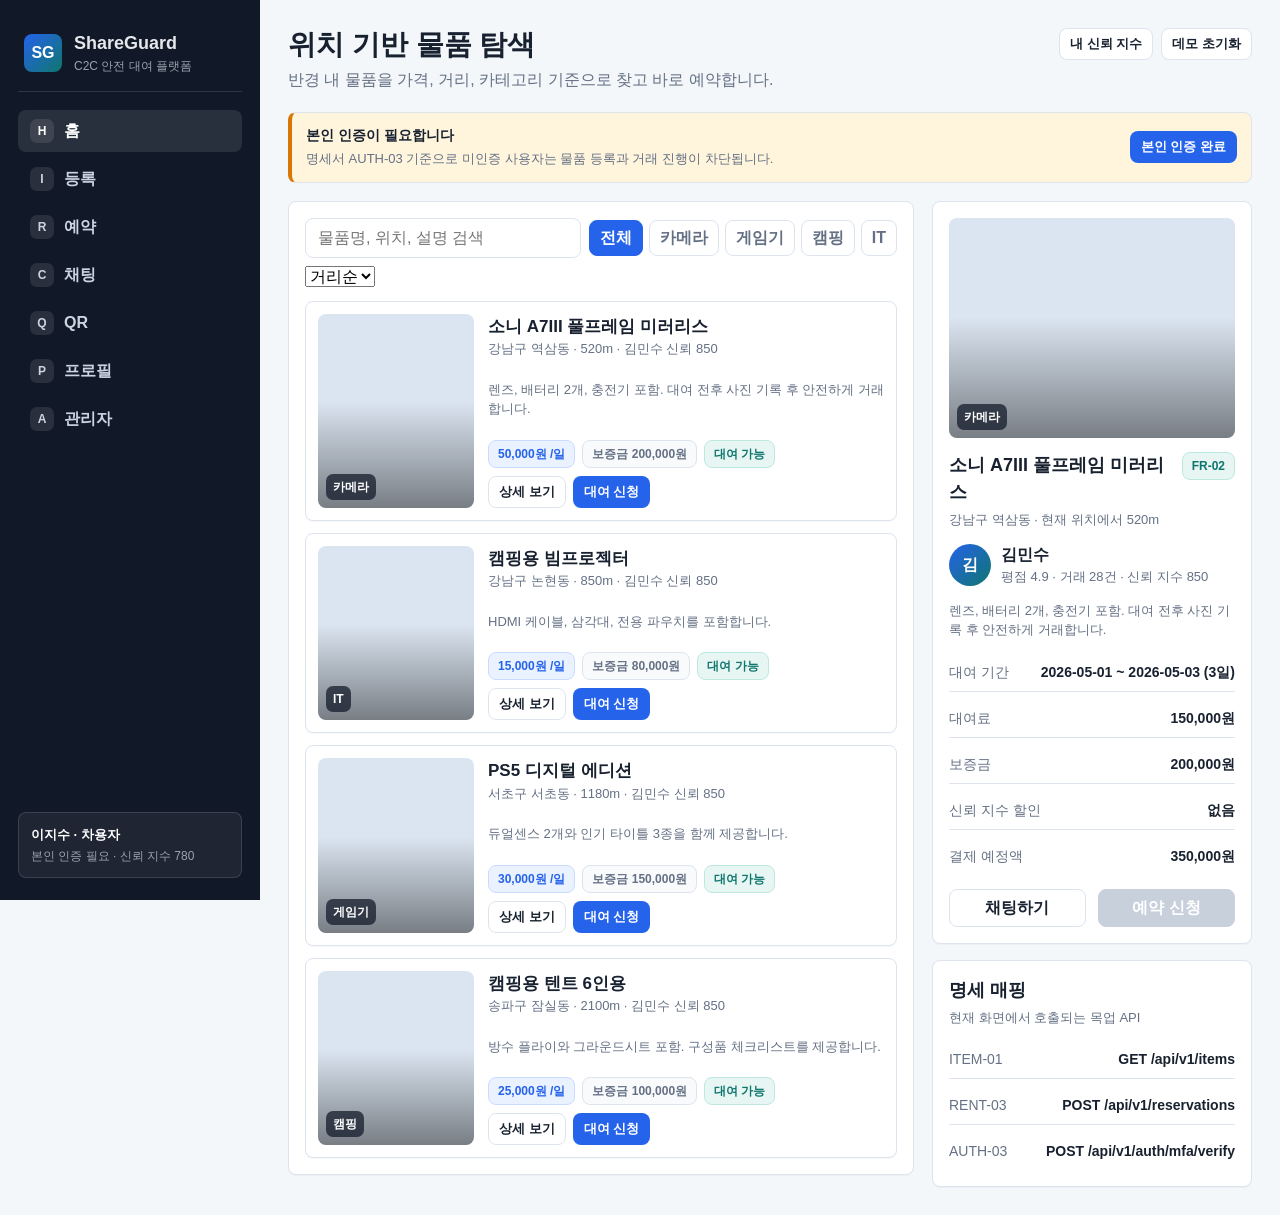
<file: index.html>
<!doctype html>
<html lang="ko">
<head>
  <meta charset="utf-8">
  <meta name="viewport" content="width=device-width, initial-scale=1">
  <title>ShareGuard MVP</title>
  <style>
    :root {
      --bg: #f4f7fa;
      --surface: #ffffff;
      --surface-2: #f8fafc;
      --ink: #18212f;
      --muted: #647084;
      --faint: #8b97aa;
      --line: #dde4ee;
      --primary: #2563eb;
      --primary-soft: #eaf1ff;
      --accent: #0f766e;
      --accent-soft: #e7f6f3;
      --warn: #d97706;
      --warn-soft: #fff5dd;
      --danger: #dc2626;
      --danger-soft: #fff0f0;
      --good: #16a34a;
      --good-soft: #eaf8ef;
      --shadow: 0 14px 40px rgba(24, 33, 47, 0.09);
    }

    * {
      box-sizing: border-box;
    }

    body {
      margin: 0;
      min-height: 100vh;
      background: var(--bg);
      color: var(--ink);
      font-family: -apple-system, BlinkMacSystemFont, "Segoe UI", "Apple SD Gothic Neo", "Noto Sans KR", sans-serif;
      line-height: 1.5;
    }

    button,
    input,
    select,
    textarea {
      font: inherit;
    }

    button {
      cursor: pointer;
    }

    .app {
      min-height: 100vh;
      display: grid;
      grid-template-columns: 260px minmax(0, 1fr);
    }

    .sidebar {
      position: sticky;
      top: 0;
      height: 100vh;
      padding: 22px 18px;
      background: #111827;
      color: #e5e7eb;
      display: flex;
      flex-direction: column;
      gap: 18px;
    }

    .brand {
      display: flex;
      align-items: center;
      gap: 12px;
      padding: 8px 6px 16px;
      border-bottom: 1px solid rgba(255, 255, 255, 0.12);
    }

    .brand-mark {
      width: 38px;
      height: 38px;
      border-radius: 8px;
      display: grid;
      place-items: center;
      background: linear-gradient(135deg, #2563eb, #0f766e);
      color: white;
      font-weight: 900;
    }

    .brand strong {
      display: block;
      font-size: 18px;
    }

    .brand span {
      display: block;
      color: #9ca3af;
      font-size: 12px;
    }

    .nav {
      display: grid;
      gap: 6px;
    }

    .nav button {
      min-height: 42px;
      padding: 0 12px;
      border: 0;
      border-radius: 8px;
      background: transparent;
      color: #cbd5e1;
      display: flex;
      align-items: center;
      gap: 10px;
      text-align: left;
      font-weight: 700;
    }

    .nav button:hover,
    .nav button.active {
      background: rgba(255, 255, 255, 0.1);
      color: #ffffff;
    }

    .nav .glyph {
      width: 24px;
      height: 24px;
      border-radius: 7px;
      display: grid;
      place-items: center;
      background: rgba(255, 255, 255, 0.1);
      font-size: 12px;
    }

    .side-status {
      margin-top: auto;
      padding: 12px;
      border: 1px solid rgba(255, 255, 255, 0.13);
      border-radius: 8px;
      background: rgba(255, 255, 255, 0.06);
    }

    .side-status b,
    .side-status span {
      display: block;
    }

    .side-status b {
      font-size: 13px;
      color: white;
    }

    .side-status span {
      margin-top: 3px;
      color: #9ca3af;
      font-size: 12px;
    }

    .main {
      min-width: 0;
      padding: 28px;
    }

    .topbar {
      display: flex;
      justify-content: space-between;
      align-items: flex-start;
      gap: 18px;
      margin-bottom: 20px;
    }

    .topbar h1 {
      margin: 0;
      font-size: 28px;
      line-height: 1.2;
    }

    .topbar p {
      margin: 6px 0 0;
      color: var(--muted);
      max-width: 760px;
    }

    .top-actions {
      display: flex;
      flex-wrap: wrap;
      justify-content: flex-end;
      gap: 8px;
    }

    .notice {
      display: flex;
      align-items: center;
      justify-content: space-between;
      gap: 16px;
      padding: 12px 14px;
      margin-bottom: 18px;
      border: 1px solid var(--line);
      border-left: 4px solid var(--warn);
      border-radius: 8px;
      background: var(--warn-soft);
    }

    .notice.good {
      border-left-color: var(--good);
      background: var(--good-soft);
    }

    .notice b {
      display: block;
      font-size: 14px;
    }

    .notice span {
      color: var(--muted);
      font-size: 13px;
    }

    .layout {
      display: grid;
      grid-template-columns: minmax(0, 1.6fr) minmax(320px, 0.8fr);
      gap: 18px;
      align-items: start;
    }

    .panel,
    .card,
    .table {
      background: var(--surface);
      border: 1px solid var(--line);
      border-radius: 8px;
      box-shadow: 0 1px 0 rgba(24, 33, 47, 0.03);
    }

    .panel {
      padding: 16px;
    }

    .panel + .panel {
      margin-top: 16px;
    }

    .panel-head {
      display: flex;
      align-items: flex-start;
      justify-content: space-between;
      gap: 12px;
      margin-bottom: 14px;
    }

    .panel-head h2,
    .panel-head h3 {
      margin: 0;
      font-size: 18px;
    }

    .panel-head p {
      margin: 4px 0 0;
      color: var(--muted);
      font-size: 13px;
    }

    .card {
      padding: 12px;
    }

    .grid {
      display: grid;
      gap: 12px;
    }

    .grid.cols-2 {
      grid-template-columns: repeat(2, minmax(0, 1fr));
    }

    .grid.cols-3 {
      grid-template-columns: repeat(3, minmax(0, 1fr));
    }

    .item-card {
      display: grid;
      grid-template-columns: 156px minmax(0, 1fr);
      gap: 14px;
      overflow: hidden;
      transition: transform 0.15s ease, box-shadow 0.15s ease;
    }

    .item-card:hover {
      transform: translateY(-1px);
      box-shadow: var(--shadow);
    }

    .asset {
      min-height: 128px;
      border-radius: 8px;
      background-color: #dbe5f1;
      background-position: center;
      background-size: cover;
      position: relative;
      overflow: hidden;
    }

    .asset::after {
      content: "";
      position: absolute;
      inset: 0;
      background: linear-gradient(180deg, transparent 45%, rgba(0, 0, 0, 0.45));
    }

    .asset .asset-tag {
      position: absolute;
      left: 8px;
      bottom: 8px;
      z-index: 1;
      padding: 4px 7px;
      border-radius: 7px;
      color: white;
      background: rgba(17, 24, 39, 0.72);
      font-size: 12px;
      font-weight: 800;
    }

    .item-body {
      min-width: 0;
      display: flex;
      flex-direction: column;
      gap: 8px;
    }

    .item-body h3,
    .item-body h4 {
      margin: 0;
      font-size: 17px;
    }

    .meta {
      color: var(--muted);
      font-size: 13px;
    }

    .price {
      color: var(--primary);
      font-weight: 900;
    }

    .pill-row {
      display: flex;
      flex-wrap: wrap;
      gap: 7px;
      align-items: center;
    }

    .pill {
      display: inline-flex;
      align-items: center;
      min-height: 28px;
      padding: 0 9px;
      border-radius: 8px;
      border: 1px solid var(--line);
      background: var(--surface-2);
      color: var(--muted);
      font-size: 12px;
      font-weight: 800;
      white-space: nowrap;
    }

    .pill.primary {
      background: var(--primary-soft);
      border-color: #c9dbff;
      color: var(--primary);
    }

    .pill.accent {
      background: var(--accent-soft);
      border-color: #bce8df;
      color: var(--accent);
    }

    .pill.warn {
      background: var(--warn-soft);
      border-color: #ffe2a6;
      color: var(--warn);
    }

    .pill.danger {
      background: var(--danger-soft);
      border-color: #ffcaca;
      color: var(--danger);
    }

    .pill.good {
      background: var(--good-soft);
      border-color: #c8efd3;
      color: var(--good);
    }

    .btn {
      min-height: 38px;
      padding: 0 13px;
      border: 1px solid transparent;
      border-radius: 8px;
      background: var(--primary);
      color: white;
      font-weight: 900;
      display: inline-flex;
      align-items: center;
      justify-content: center;
      gap: 7px;
      text-decoration: none;
    }

    .btn:hover {
      filter: brightness(0.97);
    }

    .btn.secondary {
      background: var(--surface);
      border-color: var(--line);
      color: var(--ink);
    }

    .btn.accent {
      background: var(--accent);
    }

    .btn.good {
      background: var(--good);
    }

    .btn.warn {
      background: var(--warn);
    }

    .btn.danger {
      background: var(--danger);
    }

    .btn.small {
      min-height: 32px;
      padding: 0 10px;
      font-size: 13px;
    }

    .btn:disabled,
    .btn.disabled {
      background: #c8d0dc;
      border-color: #c8d0dc;
      color: #ffffff;
      cursor: not-allowed;
      filter: none;
    }

    .field {
      display: grid;
      gap: 6px;
    }

    .field label {
      color: var(--muted);
      font-size: 13px;
      font-weight: 800;
    }

    .field input,
    .field select,
    .field textarea {
      width: 100%;
      min-height: 40px;
      padding: 9px 10px;
      border: 1px solid var(--line);
      border-radius: 8px;
      background: white;
      color: var(--ink);
    }

    .field textarea {
      min-height: 96px;
      resize: vertical;
    }

    .filters {
      display: flex;
      flex-wrap: wrap;
      gap: 8px;
      align-items: center;
      margin-bottom: 14px;
    }

    .filters input {
      min-width: 220px;
      flex: 1;
      min-height: 40px;
      padding: 0 12px;
      border: 1px solid var(--line);
      border-radius: 8px;
    }

    .segmented {
      display: flex;
      flex-wrap: wrap;
      gap: 6px;
    }

    .segmented button {
      min-height: 36px;
      padding: 0 10px;
      border: 1px solid var(--line);
      border-radius: 8px;
      background: var(--surface);
      color: var(--muted);
      font-weight: 800;
    }

    .segmented button.active {
      background: var(--primary);
      border-color: var(--primary);
      color: white;
    }

    .metric-list {
      display: grid;
      gap: 8px;
    }

    .metric {
      display: flex;
      justify-content: space-between;
      align-items: center;
      gap: 12px;
      padding: 8px 0;
      border-bottom: 1px solid var(--line);
      color: var(--muted);
      font-size: 14px;
    }

    .metric:last-child {
      border-bottom: 0;
    }

    .metric b {
      color: var(--ink);
      text-align: right;
    }

    .avatar {
      width: 42px;
      height: 42px;
      flex: 0 0 42px;
      border-radius: 50%;
      display: grid;
      place-items: center;
      color: white;
      background: linear-gradient(135deg, #2563eb, #0f766e);
      font-weight: 900;
    }

    .profile-row,
    .chat-row {
      display: flex;
      align-items: center;
      gap: 10px;
    }

    .progress {
      height: 9px;
      border-radius: 999px;
      overflow: hidden;
      background: #e5e7eb;
    }

    .progress span {
      display: block;
      height: 100%;
      background: linear-gradient(90deg, var(--accent), var(--primary));
    }

    .timeline {
      display: grid;
      gap: 10px;
    }

    .step {
      display: grid;
      grid-template-columns: 26px minmax(0, 1fr);
      gap: 8px;
      align-items: start;
    }

    .dot {
      width: 22px;
      height: 22px;
      border-radius: 50%;
      display: grid;
      place-items: center;
      background: #d8e0eb;
      color: white;
      font-size: 12px;
      font-weight: 900;
    }

    .step.done .dot {
      background: var(--good);
    }

    .step.active .dot {
      background: var(--primary);
    }

    .step b {
      display: block;
      font-size: 14px;
    }

    .step span {
      display: block;
      color: var(--muted);
      font-size: 13px;
    }

    .qr {
      width: 190px;
      height: 190px;
      margin: 12px auto;
      padding: 16px;
      display: grid;
      grid-template-columns: repeat(7, 1fr);
      gap: 5px;
      border: 1px solid var(--line);
      border-radius: 8px;
      background: white;
    }

    .qr span {
      border-radius: 3px;
      background: #111827;
    }

    .qr span.empty {
      background: transparent;
    }

    .photo-strip {
      display: grid;
      grid-template-columns: repeat(5, 1fr);
      gap: 8px;
    }

    .photo-slot {
      aspect-ratio: 1;
      min-height: 70px;
      border: 1px dashed #b9c3d1;
      border-radius: 8px;
      display: grid;
      place-items: center;
      background: var(--surface-2);
      color: var(--muted);
      font-weight: 900;
      text-align: center;
      font-size: 12px;
    }

    .photo-slot.filled {
      border-style: solid;
      border-color: #bce8df;
      background: var(--accent-soft);
      color: var(--accent);
    }

    .chat-shell {
      display: grid;
      grid-template-columns: 280px minmax(0, 1fr);
      gap: 14px;
    }

    .chat-list {
      display: grid;
      gap: 8px;
    }

    .chat-item {
      width: 100%;
      padding: 10px;
      border: 1px solid var(--line);
      border-radius: 8px;
      background: white;
      text-align: left;
    }

    .chat-item.active {
      border-color: #c9dbff;
      background: var(--primary-soft);
    }

    .messages {
      min-height: 390px;
      max-height: 58vh;
      overflow: auto;
      padding: 12px;
      border: 1px solid var(--line);
      border-radius: 8px;
      background: var(--surface-2);
      display: flex;
      flex-direction: column;
      gap: 8px;
    }

    .bubble {
      max-width: 76%;
      padding: 9px 11px;
      border-radius: 8px;
      background: white;
      border: 1px solid var(--line);
      font-size: 14px;
    }

    .bubble.me {
      align-self: flex-end;
      color: white;
      background: var(--primary);
      border-color: var(--primary);
    }

    .table {
      width: 100%;
      border-collapse: collapse;
      overflow: hidden;
    }

    .table th,
    .table td {
      padding: 11px 12px;
      border-bottom: 1px solid var(--line);
      text-align: left;
      font-size: 14px;
      vertical-align: top;
    }

    .table th {
      color: var(--muted);
      background: var(--surface-2);
      font-size: 12px;
    }

    .table tr:last-child td {
      border-bottom: 0;
    }

    .empty {
      padding: 28px 16px;
      color: var(--muted);
      text-align: center;
      border: 1px dashed #b9c3d1;
      border-radius: 8px;
      background: var(--surface-2);
    }

    .mobile-nav {
      display: none;
    }

    @media (max-width: 1040px) {
      .layout {
        grid-template-columns: 1fr;
      }

      .grid.cols-3 {
        grid-template-columns: repeat(2, minmax(0, 1fr));
      }
    }

    @media (max-width: 860px) {
      .app {
        display: block;
      }

      .sidebar {
        display: none;
      }

      .main {
        padding: 18px 14px 86px;
      }

      .topbar {
        display: grid;
      }

      .top-actions {
        justify-content: flex-start;
      }

      .item-card,
      .chat-shell {
        grid-template-columns: 1fr;
      }

      .asset {
        min-height: 180px;
      }

      .grid.cols-2,
      .grid.cols-3 {
        grid-template-columns: 1fr;
      }

      .mobile-nav {
        position: fixed;
        left: 0;
        right: 0;
        bottom: 0;
        z-index: 20;
        display: grid;
        grid-template-columns: repeat(5, 1fr);
        gap: 1px;
        padding: 7px;
        border-top: 1px solid var(--line);
        background: rgba(255, 255, 255, 0.94);
        backdrop-filter: blur(12px);
      }

      .mobile-nav button {
        min-height: 50px;
        border: 0;
        border-radius: 8px;
        background: transparent;
        color: var(--muted);
        font-size: 12px;
        font-weight: 800;
      }

      .mobile-nav button.active {
        color: var(--primary);
        background: var(--primary-soft);
      }
    }
  </style>
</head>
<body>
  <div id="root"></div>

  <script>
    const ASSETS = {
      camera: "https://images.unsplash.com/photo-1516035069371-29a1b244cc32?auto=format&fit=crop&w=900&q=80",
      game: "https://images.unsplash.com/photo-1606813907291-d86efa9b94db?auto=format&fit=crop&w=900&q=80",
      tent: "https://images.unsplash.com/photo-1504280390367-361c6d9f38f4?auto=format&fit=crop&w=900&q=80",
      projector: "https://images.unsplash.com/photo-1565814329452-e1efa11c5b89?auto=format&fit=crop&w=900&q=80"
    };

    const navItems = [
      ["home", "홈", "H"],
      ["register", "등록", "I"],
      ["reservations", "예약", "R"],
      ["chat", "채팅", "C"],
      ["qr", "QR", "Q"],
      ["profile", "프로필", "P"],
      ["admin", "관리자", "A"]
    ];

    const mobileNav = ["home", "register", "reservations", "chat", "profile"];

    const initialState = {
      view: "home",
      query: "",
      category: "전체",
      sort: "distance",
      currentUserId: 2,
      selectedItemId: 501,
      selectedChatId: 1,
      users: [
        { id: 1, name: "김민수", role: "대여자", verified: true, trust: 850, rating: 4.9, deals: 28, noAccidentDays: 120 },
        { id: 2, name: "이지수", role: "차용자", verified: false, trust: 780, rating: 4.8, deals: 12, noAccidentDays: 64 },
        { id: 99, name: "관리자", role: "관리자", verified: true, trust: 1000, rating: 5.0, deals: 0, noAccidentDays: 0 }
      ],
      items: [
        {
          id: 501,
          title: "소니 A7III 풀프레임 미러리스",
          category: "카메라",
          description: "렌즈, 배터리 2개, 충전기 포함. 대여 전후 사진 기록 후 안전하게 거래합니다.",
          price: 50000,
          deposit: 200000,
          distance: 520,
          location: "강남구 역삼동",
          ownerId: 1,
          status: "AVAILABLE",
          image: "camera"
        },
        {
          id: 502,
          title: "PS5 디지털 에디션",
          category: "게임기",
          description: "듀얼센스 2개와 인기 타이틀 3종을 함께 제공합니다.",
          price: 30000,
          deposit: 150000,
          distance: 1180,
          location: "서초구 서초동",
          ownerId: 1,
          status: "AVAILABLE",
          image: "game"
        },
        {
          id: 503,
          title: "캠핑용 텐트 6인용",
          category: "캠핑",
          description: "방수 플라이와 그라운드시트 포함. 구성품 체크리스트를 제공합니다.",
          price: 25000,
          deposit: 100000,
          distance: 2100,
          location: "송파구 잠실동",
          ownerId: 1,
          status: "AVAILABLE",
          image: "tent"
        },
        {
          id: 504,
          title: "캠핑용 빔프로젝터",
          category: "IT",
          description: "HDMI 케이블, 삼각대, 전용 파우치를 포함합니다.",
          price: 15000,
          deposit: 80000,
          distance: 850,
          location: "강남구 논현동",
          ownerId: 1,
          status: "AVAILABLE",
          image: "projector"
        }
      ],
      reservations: [],
      contracts: [],
      chats: [
        {
          id: 1,
          itemId: 501,
          participants: [1, 2],
          messages: [
            { from: 2, text: "안녕하세요. 주말에 카메라 대여 가능할까요?" },
            { from: 1, text: "가능합니다. 5월 1일부터 3일까지 비워둘게요." },
            { from: 2, text: "거래 장소는 역삼역 근처가 괜찮습니다." }
          ]
        }
      ],
      reviews: [
        { id: 1, contractId: 0, from: "이지수", toUserId: 1, rating: 5, text: "카메라 상태가 좋고 약속 시간이 정확했어요." }
      ],
      reports: []
    };

    const root = document.getElementById("root");

    function loadState() {
      try {
        const stored = localStorage.getItem("shareguard-mvp");
        return stored ? normalize(JSON.parse(stored)) : structuredClone(initialState);
      } catch (_) {
        return structuredClone(initialState);
      }
    }

    function normalize(state) {
      const base = structuredClone(initialState);
      return { ...base, ...state };
    }

    let state = loadState();

    function saveState() {
      localStorage.setItem("shareguard-mvp", JSON.stringify(state));
    }

    function money(value) {
      return new Intl.NumberFormat("ko-KR").format(value) + "원";
    }

    function dateDays(start, end) {
      const a = new Date(start);
      const b = new Date(end);
      const ms = b.getTime() - a.getTime();
      return Math.max(1, Math.round(ms / 86400000) + 1);
    }

    function nextId(collection) {
      return collection.reduce((max, item) => Math.max(max, item.id || 0), 0) + 1;
    }

    function currentUser() {
      return state.users.find((user) => user.id === state.currentUserId);
    }

    function ownerOf(item) {
      return state.users.find((user) => user.id === item.ownerId);
    }

    function selectedItem() {
      return state.items.find((item) => item.id === state.selectedItemId) || state.items[0];
    }

    function latestContract() {
      return state.contracts[state.contracts.length - 1] || null;
    }

    function contractForReservation(reservationId) {
      return state.contracts.find((contract) => contract.reservationId === reservationId);
    }

    function statusLabel(status) {
      return {
        PENDING: "승인 대기",
        APPROVED: "예약 승인",
        PAID: "결제 완료",
        SIGNED: "계약 완료",
        READY: "대여 준비",
        RENTING: "대여중",
        COMPLETED: "반납 완료",
        DISPUTED: "분쟁중"
      }[status] || status;
    }

    function statusPill(status) {
      const tone = {
        PENDING: "warn",
        APPROVED: "primary",
        PAID: "primary",
        SIGNED: "accent",
        READY: "accent",
        RENTING: "accent",
        COMPLETED: "good",
        DISPUTED: "danger"
      }[status] || "";
      return `<span class="pill ${tone}">${statusLabel(status)}</span>`;
    }

    function pageTitle() {
      return {
        home: ["위치 기반 물품 탐색", "반경 내 물품을 가격, 거리, 카테고리 기준으로 찾고 바로 예약합니다."],
        register: ["물품 등록", "사진, 가격, 보증금, 거래 위치를 입력해 대여 가능한 물품을 등록합니다."],
        reservations: ["예약 및 거래 관리", "예약 승인부터 에스크로 결제, 계약, 반납, 환급까지 한 화면에서 처리합니다."],
        chat: ["실시간 채팅", "대여 조건, 장소, 시간을 거래 당사자끼리 조율합니다."],
        qr: ["QR 거래 인증", "상태 사진 업로드 후 QR 인증으로 대여 시작과 반납 완료를 전환합니다."],
        profile: ["프로필 및 신뢰 지수", "거래 이력, 평점, 본인 인증, 무사고 기록으로 신뢰 점수를 관리합니다."],
        admin: ["관리자 분쟁 처리", "신고 큐를 검토하고 환급 보류, 차감, 계정 제재를 처리합니다."]
      }[state.view] || ["ShareGuard", ""];
    }

    function render() {
      const [title, subtitle] = pageTitle();
      const user = currentUser();
      root.innerHTML = `
        <div class="app">
          <aside class="sidebar">
            <div class="brand">
              <div class="brand-mark">SG</div>
              <div><strong>ShareGuard</strong><span>C2C 안전 대여 플랫폼</span></div>
            </div>
            <nav class="nav">${navItems.map(([id, label, glyph]) => navButton(id, label, glyph)).join("")}</nav>
            <div class="side-status">
              <b>${user.name} · ${user.role}</b>
              <span>${user.verified ? "본인 인증 완료" : "본인 인증 필요"} · 신뢰 지수 ${user.trust}</span>
            </div>
          </aside>
          <main class="main">
            <div class="topbar">
              <div>
                <h1>${title}</h1>
                <p>${subtitle}</p>
              </div>
              <div class="top-actions">
                <button class="btn secondary small" data-action="nav" data-view="profile">내 신뢰 지수</button>
                <button class="btn secondary small" data-action="reset">데모 초기화</button>
              </div>
            </div>
            ${authNotice(user)}
            ${viewMarkup()}
          </main>
          <nav class="mobile-nav">${mobileNav.map((id) => mobileButton(id)).join("")}</nav>
        </div>
      `;
      bindEvents();
    }

    function navButton(id, label, glyph) {
      return `<button class="${state.view === id ? "active" : ""}" data-action="nav" data-view="${id}"><span class="glyph">${glyph}</span>${label}</button>`;
    }

    function mobileButton(id) {
      const found = navItems.find((item) => item[0] === id);
      return `<button class="${state.view === id ? "active" : ""}" data-action="nav" data-view="${id}">${found[1]}</button>`;
    }

    function authNotice(user) {
      if (user.verified) {
        return `<div class="notice good"><div><b>본인 인증 완료</b><span>물품 등록, 예약, 에스크로 결제, QR 인증을 진행할 수 있습니다.</span></div><button class="btn secondary small" data-action="unverify">인증 해제</button></div>`;
      }
      return `<div class="notice"><div><b>본인 인증이 필요합니다</b><span>명세서 AUTH-03 기준으로 미인증 사용자는 물품 등록과 거래 진행이 차단됩니다.</span></div><button class="btn small" data-action="verify">본인 인증 완료</button></div>`;
    }

    function viewMarkup() {
      if (state.view === "home") return homeView();
      if (state.view === "register") return registerView();
      if (state.view === "reservations") return reservationsView();
      if (state.view === "chat") return chatView();
      if (state.view === "qr") return qrView();
      if (state.view === "profile") return profileView();
      if (state.view === "admin") return adminView();
      return homeView();
    }

    function filteredItems() {
      const query = state.query.trim().toLowerCase();
      let items = state.items.filter((item) => {
        const matchesCategory = state.category === "전체" || item.category === state.category;
        const matchesQuery = !query || `${item.title} ${item.description} ${item.location}`.toLowerCase().includes(query);
        return matchesCategory && matchesQuery;
      });
      items = items.sort((a, b) => {
        if (state.sort === "price") return a.price - b.price;
        if (state.sort === "trust") return ownerOf(b).trust - ownerOf(a).trust;
        return a.distance - b.distance;
      });
      return items;
    }

    function homeView() {
      const categories = ["전체", "카메라", "게임기", "캠핑", "IT"];
      const item = selectedItem();
      return `
        <div class="layout">
          <section class="panel">
            <div class="filters">
              <input id="searchInput" value="${state.query}" placeholder="물품명, 위치, 설명 검색">
              <div class="segmented">${categories.map((category) => `<button class="${state.category === category ? "active" : ""}" data-action="category" data-category="${category}">${category}</button>`).join("")}</div>
              <select id="sortSelect" aria-label="정렬">
                <option value="distance" ${state.sort === "distance" ? "selected" : ""}>거리순</option>
                <option value="price" ${state.sort === "price" ? "selected" : ""}>가격순</option>
                <option value="trust" ${state.sort === "trust" ? "selected" : ""}>신뢰순</option>
              </select>
            </div>
            <div class="grid">${filteredItems().map(itemCard).join("") || `<div class="empty">검색 결과가 없습니다.</div>`}</div>
          </section>
          <aside>
            ${itemDetailCard(item)}
            ${apiSnapshot()}
          </aside>
        </div>
      `;
    }

    function itemCard(item) {
      const owner = ownerOf(item);
      return `
        <article class="card item-card">
          <div class="asset" style="background-image:url('${ASSETS[item.image]}')"><span class="asset-tag">${item.category}</span></div>
          <div class="item-body">
            <div>
              <h3>${item.title}</h3>
              <div class="meta">${item.location} · ${item.distance}m · ${owner.name} 신뢰 ${owner.trust}</div>
            </div>
            <p class="meta">${item.description}</p>
            <div class="pill-row">
              <span class="pill primary">${money(item.price)} /일</span>
              <span class="pill">보증금 ${money(item.deposit)}</span>
              <span class="pill accent">${item.status === "AVAILABLE" ? "대여 가능" : "대여 제한"}</span>
            </div>
            <div class="pill-row">
              <button class="btn secondary small" data-action="select-item" data-id="${item.id}">상세 보기</button>
              <button class="btn small" data-action="select-item-reserve" data-id="${item.id}">대여 신청</button>
            </div>
          </div>
        </article>
      `;
    }

    function itemDetailCard(item) {
      const owner = ownerOf(item);
      const days = dateDays("2026-05-01", "2026-05-03");
      const user = currentUser();
      const discount = user.trust >= 850 ? Math.round(item.deposit * 0.1) : 0;
      const payable = item.price * days + item.deposit - discount;
      return `
        <section class="panel">
          <div class="asset" style="min-height:220px;background-image:url('${ASSETS[item.image]}')"><span class="asset-tag">${item.category}</span></div>
          <div class="panel-head" style="margin-top:14px">
            <div>
              <h2>${item.title}</h2>
              <p>${item.location} · 현재 위치에서 ${item.distance}m</p>
            </div>
            <span class="pill accent">FR-02</span>
          </div>
          <div class="profile-row">
            <div class="avatar">${owner.name[0]}</div>
            <div>
              <b>${owner.name}</b>
              <div class="meta">평점 ${owner.rating} · 거래 ${owner.deals}건 · 신뢰 지수 ${owner.trust}</div>
            </div>
          </div>
          <p class="meta" style="margin:14px 0">${item.description}</p>
          <div class="metric-list">
            <div class="metric"><span>대여 기간</span><b>2026-05-01 ~ 2026-05-03 (${days}일)</b></div>
            <div class="metric"><span>대여료</span><b>${money(item.price * days)}</b></div>
            <div class="metric"><span>보증금</span><b>${money(item.deposit)}</b></div>
            <div class="metric"><span>신뢰 지수 할인</span><b>${discount ? "-" + money(discount) : "없음"}</b></div>
            <div class="metric"><span>결제 예정액</span><b class="price">${money(payable)}</b></div>
          </div>
          <div class="grid cols-2" style="margin-top:14px">
            <button class="btn secondary" data-action="nav" data-view="chat">채팅하기</button>
            <button class="btn" data-action="reserve" data-id="${item.id}" ${user.verified ? "" : "disabled"}>예약 신청</button>
          </div>
        </section>
      `;
    }

    function apiSnapshot() {
      return `
        <section class="panel">
          <div class="panel-head">
            <div><h3>명세 매핑</h3><p>현재 화면에서 호출되는 목업 API</p></div>
          </div>
          <div class="metric-list">
            <div class="metric"><span>ITEM-01</span><b>GET /api/v1/items</b></div>
            <div class="metric"><span>RENT-03</span><b>POST /api/v1/reservations</b></div>
            <div class="metric"><span>AUTH-03</span><b>POST /api/v1/auth/mfa/verify</b></div>
          </div>
        </section>
      `;
    }

    function registerView() {
      const user = currentUser();
      return `
        <div class="layout">
          <section class="panel">
            <div class="panel-head">
              <div><h2>새 물품 등록</h2><p>ITEM-02 명세에 맞춰 최대 5장 사진, 가격, 보증금, 좌표 정보를 저장합니다.</p></div>
              <span class="pill ${user.verified ? "good" : "warn"}">${user.verified ? "등록 가능" : "인증 필요"}</span>
            </div>
            <form id="itemForm" class="grid cols-2">
              <div class="field"><label>물품명</label><input name="title" value="니콘 Z6 II 미러리스"></div>
              <div class="field"><label>카테고리</label><select name="category"><option>카메라</option><option>게임기</option><option>캠핑</option><option>IT</option></select></div>
              <div class="field"><label>하루 대여료</label><input name="price" type="number" value="45000"></div>
              <div class="field"><label>보증금</label><input name="deposit" type="number" value="180000"></div>
              <div class="field"><label>거래 위치</label><input name="location" value="강남구 삼성동"></div>
              <div class="field"><label>거리(m)</label><input name="distance" type="number" value="960"></div>
              <div class="field" style="grid-column:1/-1"><label>설명</label><textarea name="description">렌즈, 배터리, 스트랩 포함. 거래 전후 사진 기록을 필수로 진행합니다.</textarea></div>
            </form>
            <div class="photo-strip" style="margin:14px 0">
              <div class="photo-slot filled">대표</div>
              <div class="photo-slot filled">측면</div>
              <div class="photo-slot">+</div>
              <div class="photo-slot">+</div>
              <div class="photo-slot">+</div>
            </div>
            <button class="btn" data-action="create-item" ${user.verified ? "" : "disabled"}>물품 등록</button>
          </section>
          <aside class="panel">
            <div class="panel-head"><div><h3>내 물품</h3><p>FR-11 수정/삭제 대상</p></div></div>
            <div class="grid">${state.items.filter((item) => item.ownerId === 1).map(ownerItemRow).join("")}</div>
          </aside>
        </div>
      `;
    }

    function ownerItemRow(item) {
      return `
        <div class="card">
          <div class="profile-row">
            <div class="asset" style="width:72px;min-height:72px;background-image:url('${ASSETS[item.image]}')"></div>
            <div style="min-width:0">
              <b>${item.title}</b>
              <div class="meta">${money(item.price)} /일 · 보증금 ${money(item.deposit)}</div>
              <div class="pill-row" style="margin-top:6px">${statusPill(item.status === "AVAILABLE" ? "COMPLETED" : item.status)}<span class="pill">조회 ${80 + item.id % 20}</span></div>
            </div>
          </div>
        </div>
      `;
    }

    function reservationsView() {
      return `
        <div class="layout">
          <section class="panel">
            <div class="panel-head">
              <div><h2>예약 목록</h2><p>RENT-03 예약 생성 후 대여자 승인, 결제, 계약, 상태 인증으로 이어집니다.</p></div>
            </div>
            ${state.reservations.length ? `<div class="grid">${state.reservations.map(reservationCard).join("")}</div>` : `<div class="empty">아직 예약이 없습니다. 홈에서 물품을 선택해 예약을 신청할 수 있습니다.</div>`}
          </section>
          <aside>
            ${contractPanel()}
            ${timelinePanel()}
          </aside>
        </div>
      `;
    }

    function reservationCard(reservation) {
      const item = state.items.find((entry) => entry.id === reservation.itemId);
      const contract = contractForReservation(reservation.id);
      return `
        <article class="card item-card">
          <div class="asset" style="background-image:url('${ASSETS[item.image]}')"><span class="asset-tag">${reservation.startDate} ~ ${reservation.endDate}</span></div>
          <div class="item-body">
            <div class="panel-head" style="margin:0">
              <div><h3>${item.title}</h3><p>${item.location} · ${money(reservation.totalAmount)}</p></div>
              ${statusPill(contract ? contract.status : reservation.status)}
            </div>
            <div class="pill-row">
              <span class="pill">예약 ID ${reservation.id}</span>
              <span class="pill">차용자 ${currentUser().name}</span>
              <span class="pill">대여자 ${ownerOf(item).name}</span>
            </div>
            <div class="pill-row">${reservationActions(reservation, contract)}</div>
          </div>
        </article>
      `;
    }

    function reservationActions(reservation, contract) {
      if (!contract) return `<button class="btn small" data-action="approve" data-id="${reservation.id}">예약 승인</button>`;
      if (contract.status === "APPROVED") return `<button class="btn small" data-action="pay" data-id="${contract.id}">에스크로 결제</button>`;
      if (contract.status === "PAID") return `<button class="btn small" data-action="sign" data-id="${contract.id}">전자 계약 서명</button>`;
      if (contract.status === "SIGNED") return `<button class="btn small" data-action="nav" data-view="qr">상태 사진 등록</button>`;
      if (contract.status === "READY" || contract.status === "RENTING") return `<button class="btn small" data-action="nav" data-view="qr">QR 인증</button><button class="btn secondary small" data-action="report" data-id="${contract.id}">분쟁 신고</button>`;
      if (contract.status === "COMPLETED") return `<button class="btn small" data-action="review" data-id="${contract.id}">후기 작성</button>`;
      if (contract.status === "DISPUTED") return `<button class="btn danger small" data-action="nav" data-view="admin">관리자 검토</button>`;
      return "";
    }

    function contractPanel() {
      const contract = latestContract();
      if (!contract) {
        return `<section class="panel"><div class="panel-head"><div><h3>전자 계약서</h3><p>예약 승인 후 생성됩니다.</p></div></div><div class="empty">생성된 계약서가 없습니다.</div></section>`;
      }
      const reservation = state.reservations.find((entry) => entry.id === contract.reservationId);
      const item = state.items.find((entry) => entry.id === reservation.itemId);
      return `
        <section class="panel">
          <div class="panel-head">
            <div><h3>전자 계약서</h3><p>CONTRACT-${contract.id}-20260501</p></div>
            ${statusPill(contract.status)}
          </div>
          <div class="metric-list">
            <div class="metric"><span>물품</span><b>${item.title}</b></div>
            <div class="metric"><span>기간</span><b>${reservation.startDate} ~ ${reservation.endDate}</b></div>
            <div class="metric"><span>결제</span><b>${contract.paid ? money(reservation.totalAmount) : "대기"}</b></div>
            <div class="metric"><span>상태 사진</span><b>전 ${contract.beforePhotos}/5 · 후 ${contract.afterPhotos}/5</b></div>
            <div class="metric"><span>보증금</span><b>${contract.refunded ? "환급 완료" : contract.refundHeld ? "환급 보류" : "에스크로 보관"}</b></div>
          </div>
        </section>
      `;
    }

    function timelinePanel() {
      const contract = latestContract();
      const status = contract ? contract.status : "PENDING";
      const order = ["APPROVED", "PAID", "SIGNED", "READY", "RENTING", "COMPLETED"];
      const current = order.indexOf(status);
      const steps = [
        ["예약 승인", "대여자가 예약 가능 여부와 중복 예약을 확인합니다."],
        ["에스크로 결제", "대여료와 보증금을 원자적으로 결제 처리합니다."],
        ["전자 계약", "물품 상태와 변상 책임을 서명된 계약서로 보관합니다."],
        ["상태 사진", "대여 전 사진을 아카이브에 업로드합니다."],
        ["QR 대여 인증", "대면 거래 시 START 토큰으로 대여중 상태가 됩니다."],
        ["반납 및 환급", "END 토큰과 반납 사진 검수 후 보증금을 환급합니다."]
      ];
      return `
        <section class="panel">
          <div class="panel-head"><div><h3>거래 상태 흐름</h3><p>SDD 상태 관리 기준</p></div></div>
          <div class="timeline">
            ${steps.map((step, index) => `<div class="step ${index < current ? "done" : index === current ? "active" : ""}"><div class="dot">${index < current ? "✓" : index + 1}</div><div><b>${step[0]}</b><span>${step[1]}</span></div></div>`).join("")}
          </div>
        </section>
      `;
    }

    function chatView() {
      const chat = state.chats.find((entry) => entry.id === state.selectedChatId) || state.chats[0];
      const item = state.items.find((entry) => entry.id === chat.itemId);
      return `
        <section class="panel">
          <div class="chat-shell">
            <div>
              <div class="panel-head"><div><h2>대화 목록</h2><p>물품과 당사자 기준으로 채팅방을 생성합니다.</p></div></div>
              <div class="chat-list">${state.chats.map(chatListItem).join("")}</div>
            </div>
            <div>
              <div class="panel-head">
                <div><h2>${item.title}</h2><p>예약 조건, 장소, 시간을 조율합니다.</p></div>
                <button class="btn small" data-action="select-item-reserve" data-id="${item.id}">예약 신청</button>
              </div>
              <div class="messages">${chat.messages.map(messageBubble).join("")}</div>
              <div class="grid" style="grid-template-columns:minmax(0,1fr) auto;margin-top:10px">
                <input id="messageInput" placeholder="메시지를 입력하세요" style="min-height:40px;padding:0 12px;border:1px solid var(--line);border-radius:8px">
                <button class="btn" data-action="send-message">전송</button>
              </div>
            </div>
          </div>
        </section>
      `;
    }

    function chatListItem(chat) {
      const item = state.items.find((entry) => entry.id === chat.itemId);
      const last = chat.messages[chat.messages.length - 1];
      return `<button class="chat-item ${state.selectedChatId === chat.id ? "active" : ""}" data-action="select-chat" data-id="${chat.id}"><b>${item.title}</b><div class="meta">${last.text}</div></button>`;
    }

    function messageBubble(message) {
      const mine = message.from === state.currentUserId;
      const sender = state.users.find((user) => user.id === message.from);
      return `<div class="bubble ${mine ? "me" : ""}">${mine ? "" : `<b>${sender.name}</b><br>`}${message.text}</div>`;
    }

    function qrView() {
      const contract = latestContract();
      if (!contract) {
        return `<section class="panel"><div class="empty">진행 중인 계약이 없습니다. 예약 승인 후 QR 인증을 사용할 수 있습니다.</div></section>`;
      }
      const reservation = state.reservations.find((entry) => entry.id === contract.reservationId);
      const item = state.items.find((entry) => entry.id === reservation.itemId);
      const canBefore = contract.status === "SIGNED";
      const canStart = contract.status === "READY" && contract.beforePhotos > 0;
      const canAfter = contract.status === "RENTING";
      const canEnd = contract.status === "RENTING" && contract.afterPhotos > 0;
      return `
        <div class="layout">
          <section class="panel">
            <div class="panel-head">
              <div><h2>${item.title}</h2><p>RENT-04 사진 업로드가 완료되어야 RENT-02 START 인증이 가능합니다.</p></div>
              ${statusPill(contract.status)}
            </div>
            <div class="photo-strip">
              ${Array.from({ length: 5 }).map((_, index) => `<div class="photo-slot ${index < contract.beforePhotos ? "filled" : ""}">${index < contract.beforePhotos ? "Before" : "전 사진"}</div>`).join("")}
            </div>
            <div style="height:12px"></div>
            <div class="photo-strip">
              ${Array.from({ length: 5 }).map((_, index) => `<div class="photo-slot ${index < contract.afterPhotos ? "filled" : ""}">${index < contract.afterPhotos ? "After" : "후 사진"}</div>`).join("")}
            </div>
            <div class="grid cols-2" style="margin-top:14px">
              <button class="btn secondary" data-action="upload-before" data-id="${contract.id}" ${canBefore ? "" : "disabled"}>대여 전 사진 업로드</button>
              <button class="btn secondary" data-action="upload-after" data-id="${contract.id}" ${canAfter ? "" : "disabled"}>반납 후 사진 업로드</button>
            </div>
          </section>
          <aside class="panel">
            <div class="panel-head"><div><h3>QR 인증</h3><p>QR-SG-${contract.id}-${contract.status}</p></div></div>
            <div class="qr">${Array.from({ length: 49 }).map((_, index) => `<span class="${[3, 5, 10, 17, 23, 28, 31, 39, 45].includes(index) ? "empty" : ""}"></span>`).join("")}</div>
            <div class="grid cols-2">
              <button class="btn" data-action="verify-start" data-id="${contract.id}" ${canStart ? "" : "disabled"}>START 인증</button>
              <button class="btn good" data-action="verify-end" data-id="${contract.id}" ${canEnd ? "" : "disabled"}>END 인증</button>
            </div>
          </aside>
        </div>
      `;
    }

    function profileView() {
      const user = currentUser();
      const myReviews = state.reviews.filter((review) => review.toUserId === user.id);
      return `
        <div class="layout">
          <section class="panel">
            <div class="profile-row">
              <div class="avatar" style="width:68px;height:68px;flex-basis:68px;font-size:26px">${user.name[0]}</div>
              <div style="flex:1">
                <h2 style="margin:0">${user.name}</h2>
                <div class="meta">${user.role} · ${user.verified ? "본인 인증 완료" : "본인 인증 미완료"}</div>
                <div class="progress" style="margin-top:10px"><span style="width:${Math.min(100, user.trust / 10)}%"></span></div>
              </div>
              <span class="pill primary">${user.trust} / 1000</span>
            </div>
            <div class="grid cols-2" style="margin-top:18px">
              <div class="card"><div class="metric"><span>거래 이력</span><b>${user.deals}건</b></div></div>
              <div class="card"><div class="metric"><span>평균 평점</span><b>${user.rating}</b></div></div>
              <div class="card"><div class="metric"><span>본인 인증</span><b>${user.verified ? "완료" : "대기"}</b></div></div>
              <div class="card"><div class="metric"><span>무사고 기록</span><b>${user.noAccidentDays}일</b></div></div>
            </div>
          </section>
          <aside class="panel">
            <div class="panel-head"><div><h3>후기</h3><p>FR-13 결과가 신뢰 지수에 반영됩니다.</p></div></div>
            <div class="grid">${myReviews.length ? myReviews.map((review) => `<div class="card"><b>${"★".repeat(review.rating)}</b><p class="meta">${review.text}</p><span class="pill">${review.from}</span></div>`).join("") : `<div class="empty">아직 받은 후기가 없습니다.</div>`}</div>
          </aside>
        </div>
      `;
    }

    function adminView() {
      return `
        <div class="layout">
          <section class="panel">
            <div class="panel-head">
              <div><h2>신고 및 분쟁 큐</h2><p>파손, 미반납, 도난, 허위 등록 신고를 검토합니다.</p></div>
              <span class="pill danger">${state.reports.length}건</span>
            </div>
            ${state.reports.length ? `<table class="table"><thead><tr><th>번호</th><th>유형</th><th>상태</th><th>처리</th></tr></thead><tbody>${state.reports.map(reportRow).join("")}</tbody></table>` : `<div class="empty">접수된 신고가 없습니다.</div>`}
          </section>
          <aside class="panel">
            <div class="panel-head"><div><h3>운영 지표</h3><p>환급 보류와 제재 대기 상태</p></div></div>
            <div class="grid cols-2">
              <div class="card"><b>${state.reports.filter((report) => report.status === "OPEN").length}</b><div class="meta">검토중</div></div>
              <div class="card"><b>${state.contracts.filter((contract) => contract.refundHeld).length}</b><div class="meta">환급 보류</div></div>
              <div class="card"><b>${state.contracts.filter((contract) => contract.status === "COMPLETED").length}</b><div class="meta">완료 거래</div></div>
              <div class="card"><b>${state.items.length}</b><div class="meta">등록 물품</div></div>
            </div>
          </aside>
        </div>
      `;
    }

    function reportRow(report) {
      const contract = state.contracts.find((entry) => entry.id === report.contractId);
      return `
        <tr>
          <td>DIS-${report.id}</td>
          <td>${report.type}<div class="meta">${report.reason}</div></td>
          <td>${contract ? statusPill(contract.status) : ""}</td>
          <td>
            <button class="btn good small" data-action="admin-resolve" data-id="${report.id}">일부 차감 후 종결</button>
          </td>
        </tr>
      `;
    }

    function bindEvents() {
      root.querySelectorAll("[data-action]").forEach((button) => {
        button.addEventListener("click", handleAction);
      });
      const search = root.querySelector("#searchInput");
      if (search) {
        search.addEventListener("input", (event) => {
          state.query = event.target.value;
          saveState();
          render();
        });
      }
      const sort = root.querySelector("#sortSelect");
      if (sort) {
        sort.addEventListener("change", (event) => {
          state.sort = event.target.value;
          saveState();
          render();
        });
      }
    }

    function handleAction(event) {
      const action = event.currentTarget.dataset.action;
      const id = Number(event.currentTarget.dataset.id);
      if (action === "nav") state.view = event.currentTarget.dataset.view;
      if (action === "reset") state = structuredClone(initialState);
      if (action === "verify") currentUser().verified = true;
      if (action === "unverify") currentUser().verified = false;
      if (action === "category") state.category = event.currentTarget.dataset.category;
      if (action === "select-item") state.selectedItemId = id;
      if (action === "select-item-reserve") {
        state.selectedItemId = id;
        state.view = "home";
      }
      if (action === "reserve") createReservation(id);
      if (action === "create-item") createItem();
      if (action === "approve") approveReservation(id);
      if (action === "pay") payContract(id);
      if (action === "sign") signContract(id);
      if (action === "upload-before") uploadBefore(id);
      if (action === "upload-after") uploadAfter(id);
      if (action === "verify-start") verifyStart(id);
      if (action === "verify-end") verifyEnd(id);
      if (action === "review") createReview(id);
      if (action === "report") createReport(id);
      if (action === "admin-resolve") resolveReport(id);
      if (action === "select-chat") state.selectedChatId = id;
      if (action === "send-message") sendMessage();
      saveState();
      render();
    }

    function createReservation(itemId) {
      if (!currentUser().verified) return;
      const item = state.items.find((entry) => entry.id === itemId);
      const days = dateDays("2026-05-01", "2026-05-03");
      const discount = currentUser().trust >= 850 ? Math.round(item.deposit * 0.1) : 0;
      const reservation = {
        id: nextId(state.reservations),
        itemId,
        borrowerId: state.currentUserId,
        startDate: "2026-05-01",
        endDate: "2026-05-03",
        status: "PENDING",
        totalAmount: item.price * days + item.deposit - discount
      };
      state.reservations.push(reservation);
      state.view = "reservations";
    }

    function createItem() {
      if (!currentUser().verified) return;
      const form = root.querySelector("#itemForm");
      if (!form) return;
      const data = new FormData(form);
      state.items.unshift({
        id: nextId(state.items),
        title: data.get("title"),
        category: data.get("category"),
        description: data.get("description"),
        price: Number(data.get("price")),
        deposit: Number(data.get("deposit")),
        distance: Number(data.get("distance")),
        location: data.get("location"),
        ownerId: 1,
        status: "AVAILABLE",
        image: "camera"
      });
      state.view = "home";
    }

    function approveReservation(id) {
      const reservation = state.reservations.find((entry) => entry.id === id);
      if (!reservation) return;
      reservation.status = "APPROVED";
      state.contracts.push({
        id: nextId(state.contracts),
        reservationId: id,
        status: "APPROVED",
        paid: false,
        signed: false,
        beforePhotos: 0,
        afterPhotos: 0,
        refunded: false,
        refundHeld: false
      });
    }

    function payContract(id) {
      const contract = state.contracts.find((entry) => entry.id === id);
      if (!contract || !currentUser().verified) return;
      contract.status = "PAID";
      contract.paid = true;
    }

    function signContract(id) {
      const contract = state.contracts.find((entry) => entry.id === id);
      if (!contract) return;
      contract.status = "SIGNED";
      contract.signed = true;
      state.view = "qr";
    }

    function uploadBefore(id) {
      const contract = state.contracts.find((entry) => entry.id === id);
      if (!contract || contract.status !== "SIGNED") return;
      contract.beforePhotos = 5;
      contract.status = "READY";
    }

    function uploadAfter(id) {
      const contract = state.contracts.find((entry) => entry.id === id);
      if (!contract || contract.status !== "RENTING") return;
      contract.afterPhotos = 5;
    }

    function verifyStart(id) {
      const contract = state.contracts.find((entry) => entry.id === id);
      if (!contract || contract.status !== "READY" || contract.beforePhotos === 0) return;
      contract.status = "RENTING";
    }

    function verifyEnd(id) {
      const contract = state.contracts.find((entry) => entry.id === id);
      if (!contract || contract.status !== "RENTING" || contract.afterPhotos === 0) return;
      contract.status = "COMPLETED";
      contract.refunded = true;
      const user = currentUser();
      user.deals += 1;
      user.trust = Math.min(1000, user.trust + 12);
      state.view = "reservations";
    }

    function createReview(id) {
      const contract = state.contracts.find((entry) => entry.id === id);
      if (!contract) return;
      const reservation = state.reservations.find((entry) => entry.id === contract.reservationId);
      const item = state.items.find((entry) => entry.id === reservation.itemId);
      state.reviews.push({
        id: nextId(state.reviews),
        contractId: id,
        from: currentUser().name,
        toUserId: item.ownerId,
        rating: 5,
        text: "물품 상태와 약속 시간이 모두 정확했습니다."
      });
      state.view = "profile";
    }

    function createReport(id) {
      const contract = state.contracts.find((entry) => entry.id === id);
      if (!contract) return;
      contract.status = "DISPUTED";
      contract.refundHeld = true;
      state.reports.push({
        id: nextId(state.reports),
        contractId: id,
        type: "파손 의심",
        reason: "반납 후 사진에서 렌즈 가장자리 스크래치가 확인됨",
        status: "OPEN"
      });
      state.view = "admin";
    }

    function resolveReport(id) {
      const report = state.reports.find((entry) => entry.id === id);
      if (!report) return;
      const contract = state.contracts.find((entry) => entry.id === report.contractId);
      if (!contract) return;
      report.status = "CLOSED";
      contract.status = "COMPLETED";
      contract.refundHeld = false;
      contract.refunded = true;
    }

    function sendMessage() {
      const input = root.querySelector("#messageInput");
      const chat = state.chats.find((entry) => entry.id === state.selectedChatId);
      if (!input || !chat || !input.value.trim()) return;
      chat.messages.push({ from: state.currentUserId, text: input.value.trim() });
    }

    render();
  </script>
</body>
</html>
</file>
